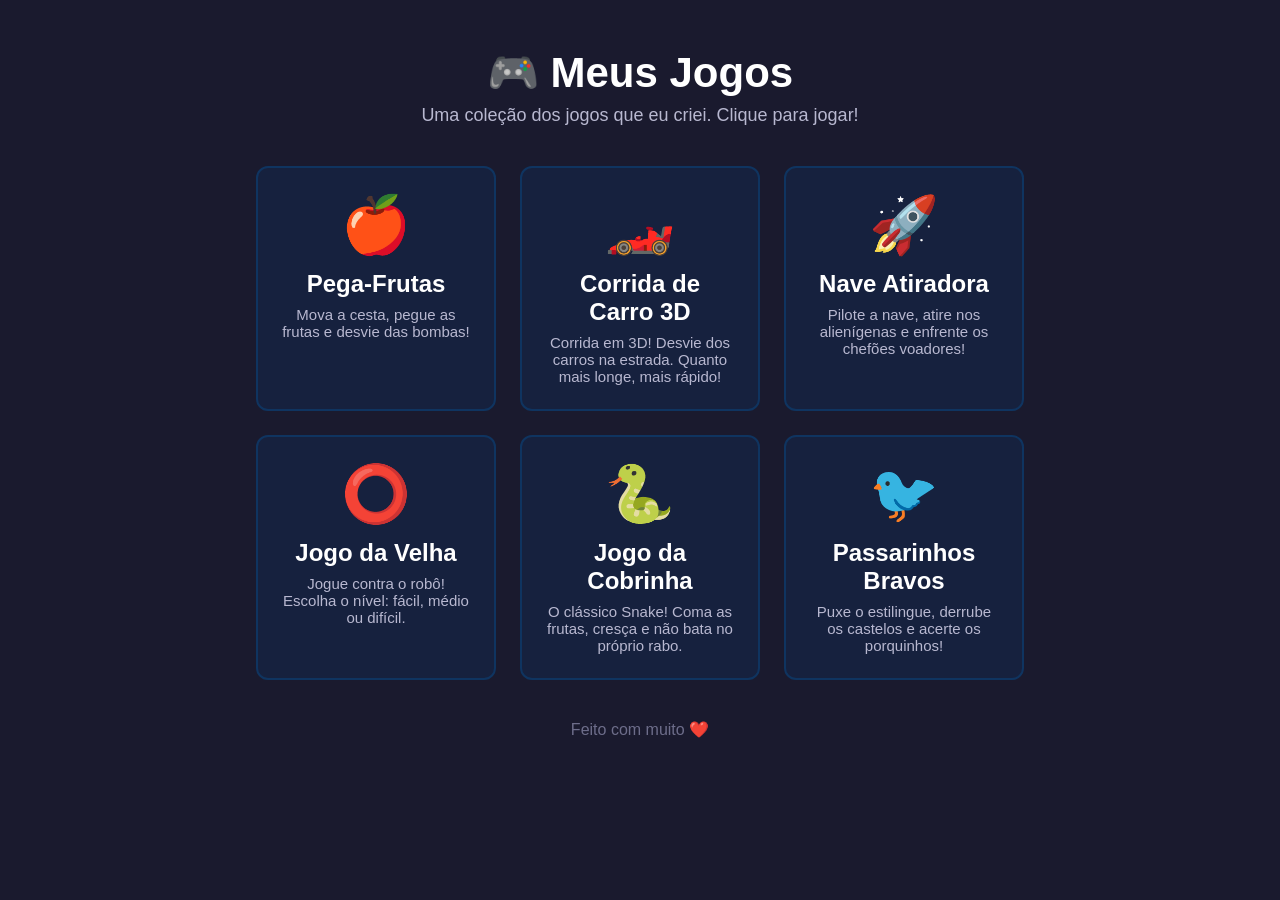
<file: index.html>
<!DOCTYPE html>
<html lang="pt-br">
<head>
  <meta charset="UTF-8">
  <meta name="viewport" content="width=device-width, initial-scale=1.0">
  <title>Meus Jogos</title>
  <link rel="stylesheet" href="menu.css">
</head>
<body>

  <header>
    <h1>🎮 Meus Jogos</h1>
    <p>Uma coleção dos jogos que eu criei. Clique para jogar!</p>
  </header>

  <main id="lista-jogos">

    <a class="cartao" href="pega-frutas/index.html">
      <div class="emoji">🍎</div>
      <h2>Pega-Frutas</h2>
      <p>Mova a cesta, pegue as frutas e desvie das bombas!</p>
    </a>

    <a class="cartao" href="corrida-carro/index.html">
      <div class="emoji">🏎️</div>
      <h2>Corrida de Carro 3D</h2>
      <p>Corrida em 3D! Desvie dos carros na estrada. Quanto mais longe, mais rápido!</p>
    </a>

    <a class="cartao" href="jogo-tiro/index.html">
      <div class="emoji">🚀</div>
      <h2>Nave Atiradora</h2>
      <p>Pilote a nave, atire nos alienígenas e enfrente os chefões voadores!</p>
    </a>

    <a class="cartao" href="jogo-da-velha/index.html">
      <div class="emoji">⭕</div>
      <h2>Jogo da Velha</h2>
      <p>Jogue contra o robô! Escolha o nível: fácil, médio ou difícil.</p>
    </a>

    <a class="cartao" href="jogo-da-cobrinha/index.html">
      <div class="emoji">🐍</div>
      <h2>Jogo da Cobrinha</h2>
      <p>O clássico Snake! Coma as frutas, cresça e não bata no próprio rabo.</p>
    </a>

    <a class="cartao" href="angry-birds/index.html">
      <div class="emoji">🐦</div>
      <h2>Passarinhos Bravos</h2>
      <p>Puxe o estilingue, derrube os castelos e acerte os porquinhos!</p>
    </a>

    <!-- Para adicionar um novo jogo, copie o bloco acima e mude o link, o emoji, o título e a descrição. -->

  </main>

  <footer>
    <p>Feito com muito ❤️</p>
  </footer>

</body>
</html>
</file>
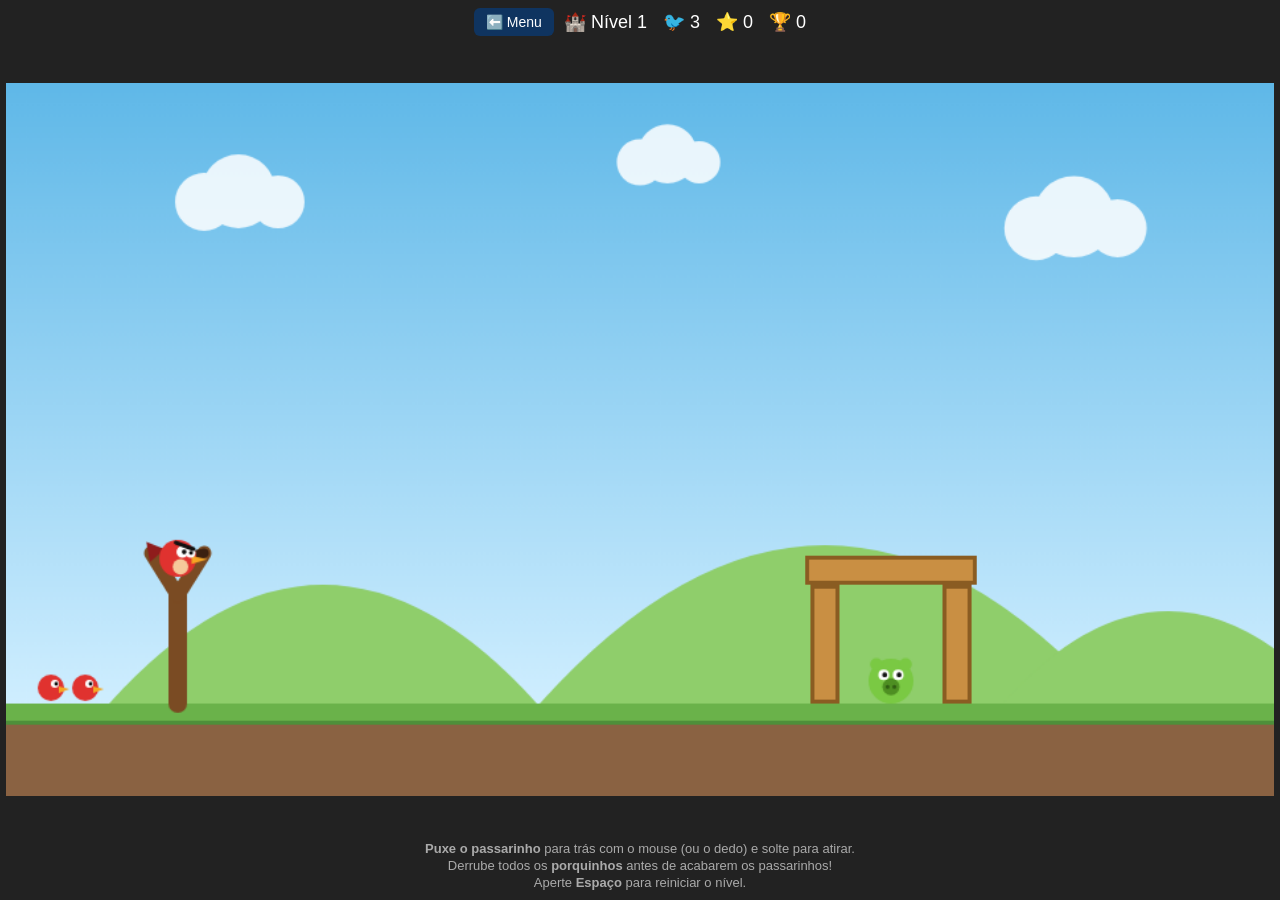
<file: angry-birds/index.html>
<!DOCTYPE html>
<html lang="pt-br">
<head>
  <meta charset="UTF-8">
  <!-- Faz a página se ajustar ao tamanho da tela do celular -->
  <meta name="viewport" content="width=device-width, initial-scale=1.0">
  <title>Passarinhos Bravos</title>
  <link rel="stylesheet" href="style.css">
</head>
<body>

  <!-- Barra de cima: o link do menu e o placar, tudo numa linha só -->
  <header id="topo">
    <a id="voltarMenu" href="../index.html">⬅️ Menu</a>

    <div id="info">
      <span>🏰 Nível <span id="nivel">1</span></span>
      <span>🐦 <span id="passarosRestantes">0</span></span>
      <span>⭐ <span id="pontos">0</span></span>
      <span>🏆 <span id="recorde">0</span></span>
    </div>
  </header>

  <!-- O jogo ocupa todo o espaço que sobrar da tela -->
  <main id="areaDoJogo">

    <!-- O cenário é sempre 960x540. O CSS depois estica ou encolhe isso
         para caber na tela, sem deformar (o desenho continua igualzinho). -->
    <canvas id="jogo" width="960" height="540"></canvas>

    <!-- Telas de aviso: aparecem POR CIMA do cenário -->
    <div id="telaAviso" class="escondido">
      <h2 id="tituloAviso">Nível concluído! 🎉</h2>
      <p id="textoAviso"></p>
      <button id="botaoAviso">Continuar</button>
    </div>

  </main>

  <!-- Instruções: aparecem no computador e somem no celular, para o jogo
       poder ocupar a tela inteira -->
  <footer id="ajuda">
    <p><strong>Puxe o passarinho</strong> para trás com o mouse (ou o dedo) e solte para atirar.</p>
    <p>Derrube todos os <strong>porquinhos</strong> antes de acabarem os passarinhos!</p>
    <p>Aperte <strong>Espaço</strong> para reiniciar o nível.</p>
  </footer>

  <script src="game.js"></script>
</body>
</html>
</file>
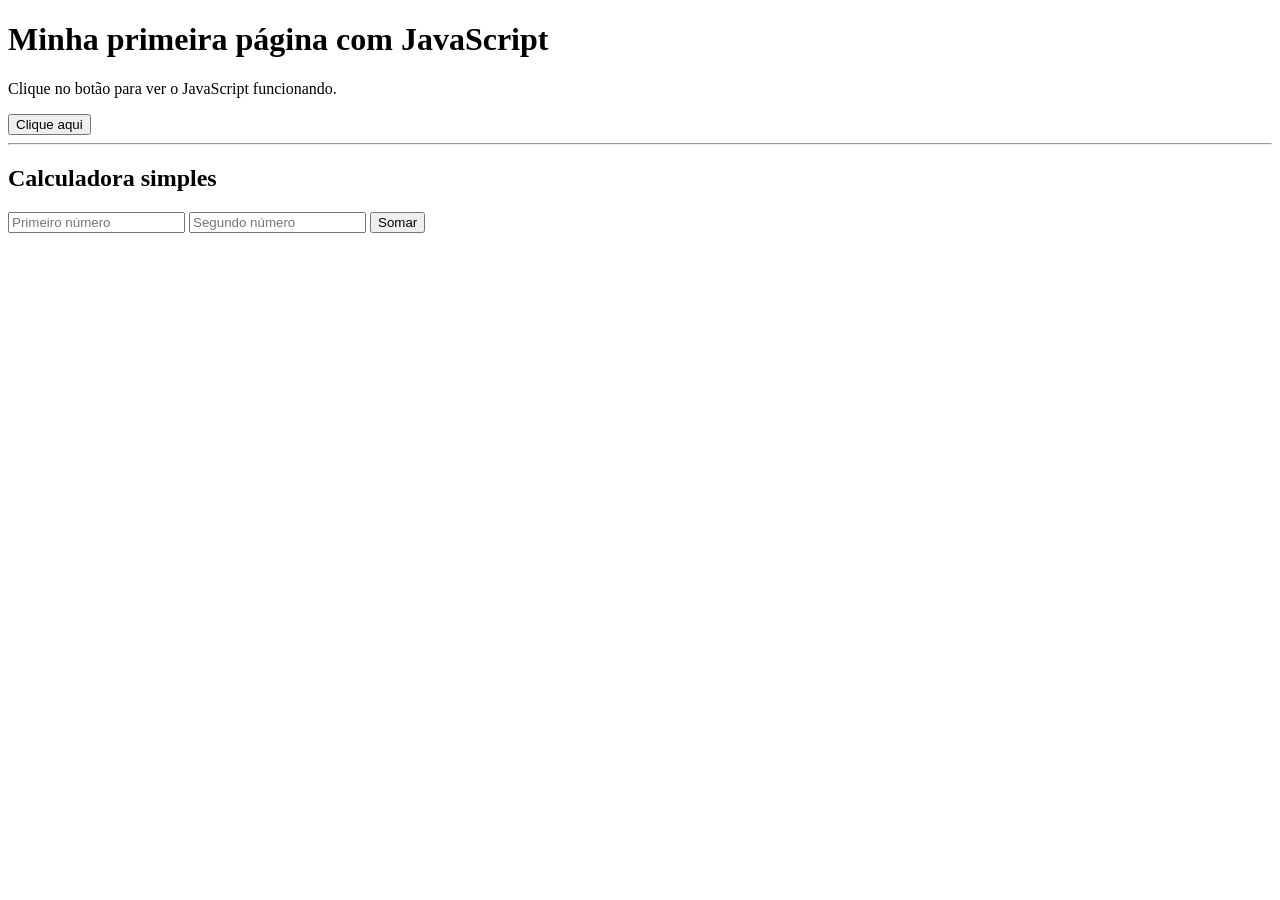
<file: curso-javascript/index.html>
<!DOCTYPE html>
<html lang="pt-br">
<head>
  <meta charset="UTF-8">
  <title>Aula 1 - JavaScript</title>
</head>
<body>
  <h1>Minha primeira página com JavaScript</h1>

  <p id="mensagem">Clique no botão para ver o JavaScript funcionando.</p>

  <button id="botao">Clique aqui</button>

  <hr>

  <h2>Calculadora simples</h2>
  <input type="number" id="numeroA" placeholder="Primeiro número">
  <input type="number" id="numeroB" placeholder="Segundo número">
  <button id="somar">Somar</button>
  <p id="resultado"></p>

  <script>
    // 1) Variáveis: guardam valores na memória
    let nome = "aluno";
    const anoAtual = 2026; // const não pode ser trocado depois

    // 2) console.log mostra coisas no console do navegador (aperte F12)
    console.log("Olá, " + nome + "! Estamos em " + anoAtual);

    // 3) Pegando elementos do HTML pelo id
    const botao = document.getElementById("botao");
    const mensagem = document.getElementById("mensagem");

    // 4) Contador que aumenta a cada clique
    let cliques = 0;

    // 5) Evento: executa a função quando o botão for clicado
    botao.addEventListener("click", function () {
      cliques = cliques + 1;
      mensagem.textContent = "Você clicou " + cliques + " vez(es)!";
    });

    // 6) Função: um bloco de código com nome, que recebe valores e devolve um resultado
    function somar(a, b) {
      return a + b;
    }

    document.getElementById("somar").addEventListener("click", function () {
      // O valor de um input sempre vem como texto, então Number() converte para número
      const a = Number(document.getElementById("numeroA").value);
      const b = Number(document.getElementById("numeroB").value);

      const total = somar(a, b);

      // if/else: toma decisões
      if (total > 100) {
        document.getElementById("resultado").textContent = total + " — que número grande!";
      } else {
        document.getElementById("resultado").textContent = "Resultado: " + total;
      }
    });

    // 7) Repetição: o for repete um bloco várias vezes
    for (let i = 1; i <= 3; i++) {
      console.log("Contando: " + i);
    }
  </script>
</body>
</html>
</file>
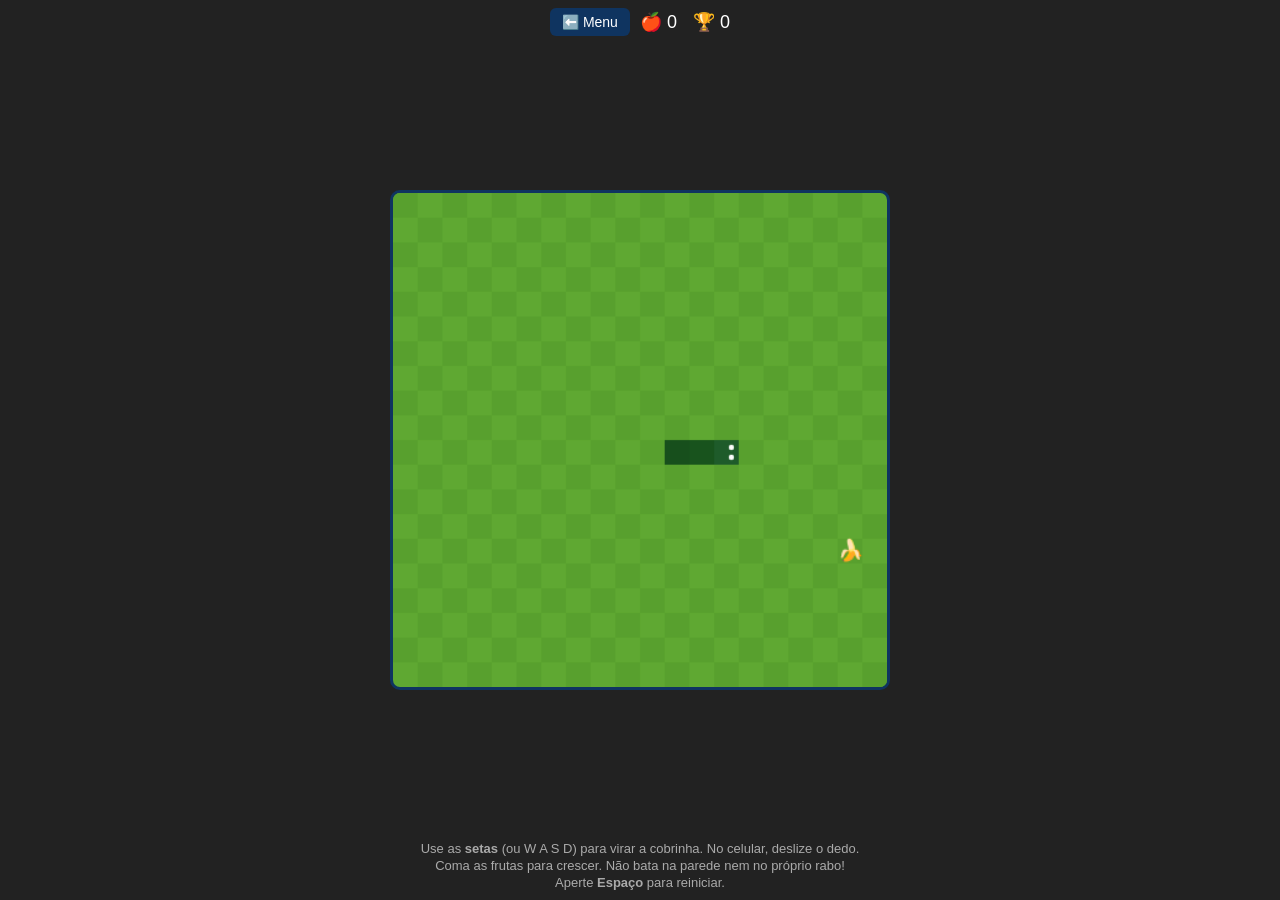
<file: jogo-da-cobrinha/index.html>
<!DOCTYPE html>
<html lang="pt-br">
<head>
  <meta charset="UTF-8">
  <!-- Faz a página se ajustar ao tamanho da tela do celular -->
  <meta name="viewport" content="width=device-width, initial-scale=1.0">
  <title>Jogo da Cobrinha</title>
  <link rel="stylesheet" href="style.css">
</head>
<body>

  <!-- Barra de cima: o link do menu e o placar, tudo numa linha só -->
  <header id="topo">
    <a id="voltarMenu" href="../index.html">⬅️ Menu</a>

    <div id="info">
      <span>🍎 <span id="pontos">0</span></span>
      <span>🏆 <span id="recorde">0</span></span>
    </div>
  </header>

  <!-- O jogo ocupa todo o espaço que sobrar da tela -->
  <main id="areaDoJogo">

    <!-- O tabuleiro é sempre 20x20 casinhas de 20 pixels = 400x400.
         O CSS depois estica ou encolhe isso para caber na tela. -->
    <canvas id="jogo" width="400" height="400"></canvas>

    <!-- Tela de fim de jogo: aparece POR CIMA do tabuleiro -->
    <div id="fimDeJogo" class="escondido">
      <h2>Fim de jogo! 🐍</h2>
      <p id="placarFinal"></p>
      <button id="botaoReiniciar">Jogar de novo</button>
    </div>

  </main>

  <!-- Instruções: aparecem no computador e somem no celular, para o jogo
       poder ocupar a tela inteira -->
  <footer id="ajuda">
    <p>Use as <strong>setas</strong> (ou W A S D) para virar a cobrinha. No celular, deslize o dedo.</p>
    <p>Coma as frutas para crescer. Não bata na parede nem no próprio rabo!</p>
    <p>Aperte <strong>Espaço</strong> para reiniciar.</p>
  </footer>

  <script src="game.js"></script>
</body>
</html>
</file>
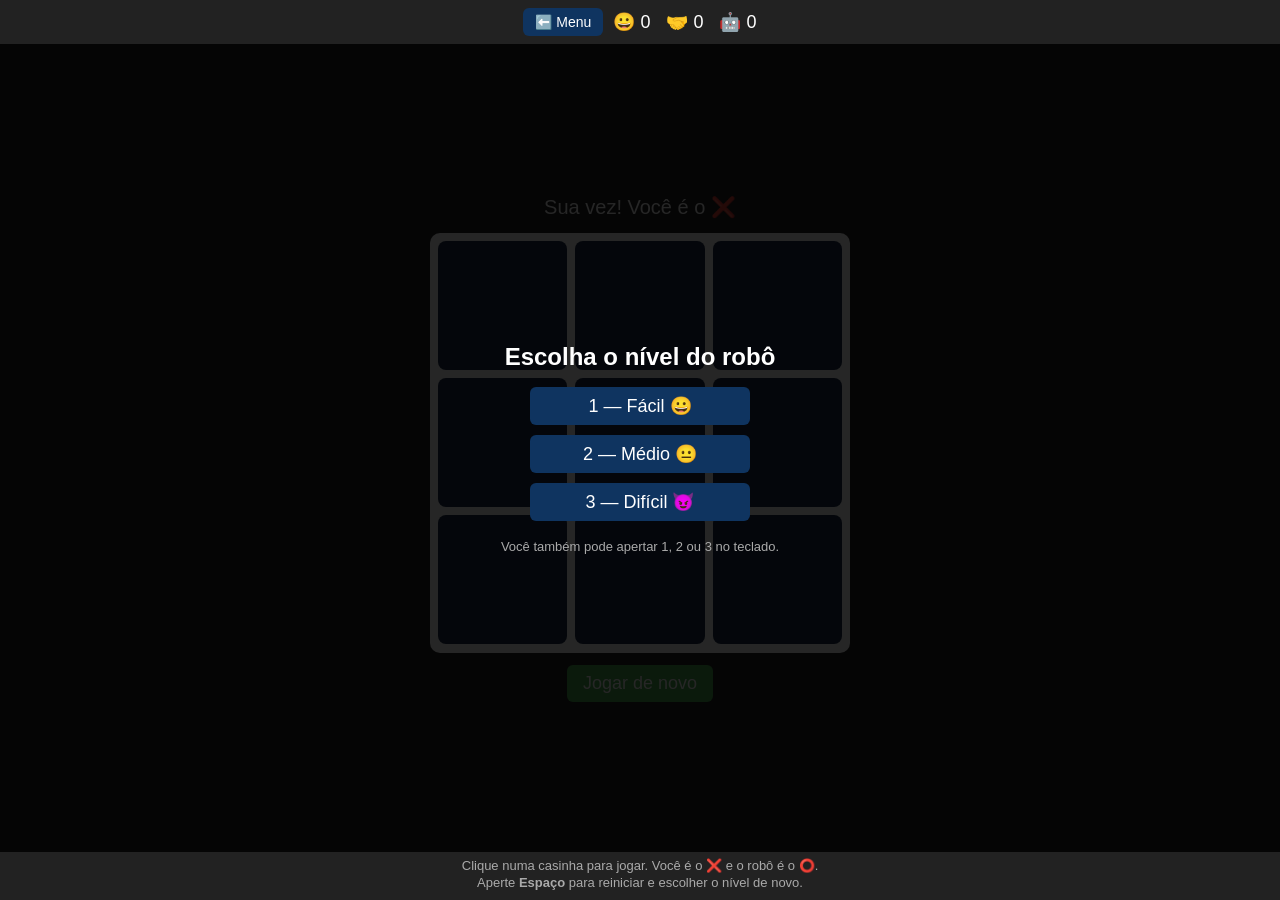
<file: jogo-da-velha/index.html>
<!DOCTYPE html>
<html lang="pt-br">
<head>
  <meta charset="UTF-8">
  <!-- Faz a página se ajustar ao tamanho da tela do celular -->
  <meta name="viewport" content="width=device-width, initial-scale=1.0">
  <title>Jogo da Velha</title>
  <link rel="stylesheet" href="style.css">
</head>
<body>

  <!-- Barra de cima: o link do menu e o placar, tudo numa linha só -->
  <header id="topo">
    <a id="voltarMenu" href="../index.html">⬅️ Menu</a>

    <div id="info">
      <span>😀 <span id="vitorias">0</span></span>
      <span>🤝 <span id="empates">0</span></span>
      <span>🤖 <span id="derrotas">0</span></span>
    </div>
  </header>

  <!-- O jogo ocupa todo o espaço que sobrar da tela -->
  <main id="areaDoJogo">

    <div id="mesa">
      <p id="mensagem">Sua vez! Você é o ❌</p>

      <!-- As 9 casinhas do tabuleiro. O JavaScript cuida de preencher cada uma. -->
      <div id="tabuleiro">
        <button class="casa" data-casa="0"></button>
        <button class="casa" data-casa="1"></button>
        <button class="casa" data-casa="2"></button>
        <button class="casa" data-casa="3"></button>
        <button class="casa" data-casa="4"></button>
        <button class="casa" data-casa="5"></button>
        <button class="casa" data-casa="6"></button>
        <button class="casa" data-casa="7"></button>
        <button class="casa" data-casa="8"></button>
      </div>

      <button id="botaoReiniciar">Jogar de novo</button>
    </div>

    <!-- Tela de escolher a dificuldade: aparece POR CIMA do jogo antes de começar -->
    <div id="telaEscolha">
      <h2>Escolha o nível do robô</h2>

      <button class="nivel" data-nivel="1">1 — Fácil 😀</button>
      <button class="nivel" data-nivel="2">2 — Médio 😐</button>
      <button class="nivel" data-nivel="3">3 — Difícil 😈</button>

      <p class="dica">Você também pode apertar 1, 2 ou 3 no teclado.</p>
    </div>

  </main>

  <!-- Instruções: aparecem no computador e somem no celular, para o jogo
       poder ocupar a tela inteira -->
  <footer id="ajuda">
    <p>Clique numa casinha para jogar. Você é o ❌ e o robô é o ⭕.</p>
    <p>Aperte <strong>Espaço</strong> para reiniciar e escolher o nível de novo.</p>
  </footer>

  <script src="game.js"></script>
</body>
</html>
</file>
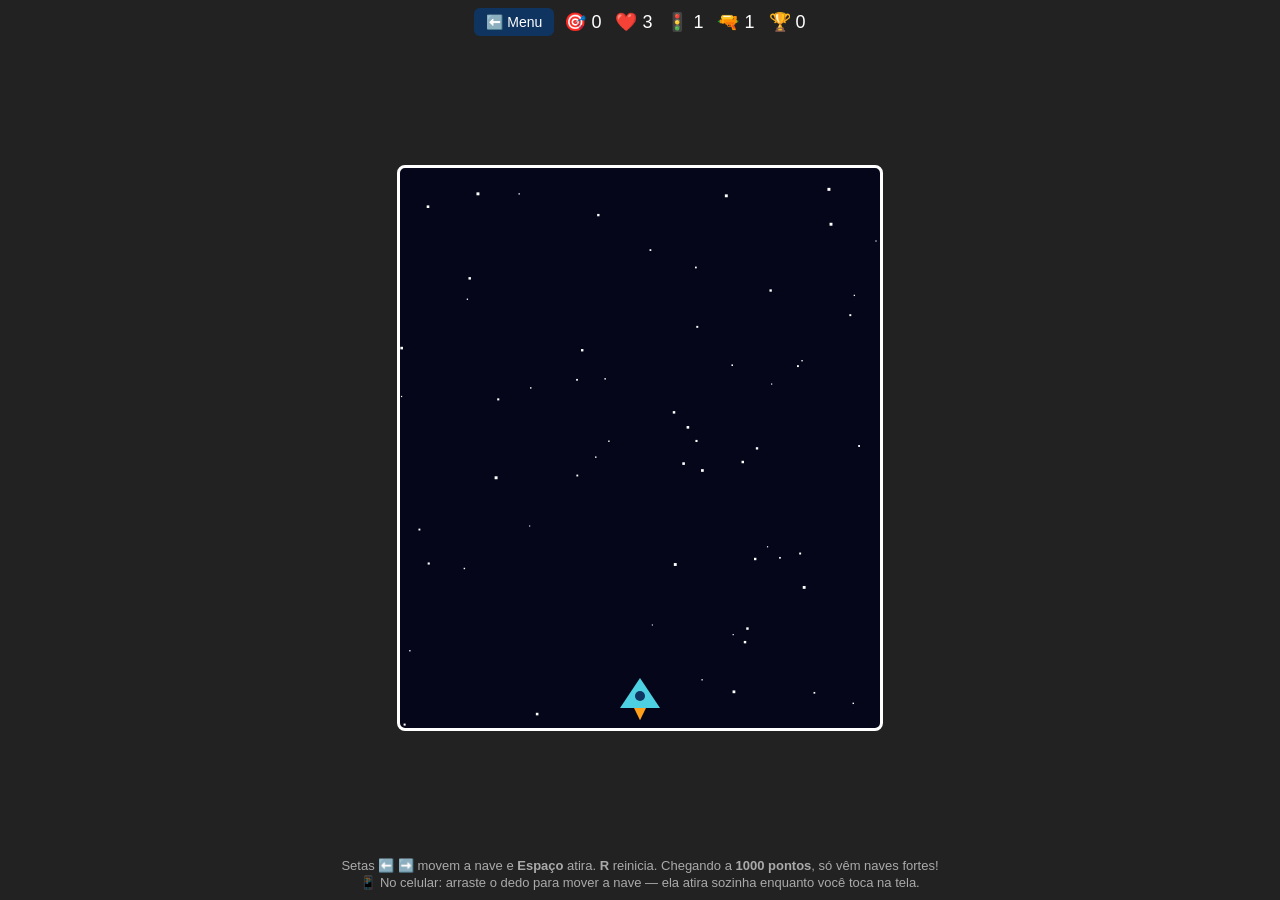
<file: jogo-tiro/index.html>
<!DOCTYPE html>
<html lang="pt-br">
<head>
  <meta charset="UTF-8">
  <!-- Faz a página se ajustar ao tamanho da tela do celular -->
  <meta name="viewport" content="width=device-width, initial-scale=1.0">
  <title>Nave Atiradora</title>
  <link rel="stylesheet" href="style.css">
</head>
<body>

  <!-- Barra de cima: o link do menu e o placar, tudo numa linha só -->
  <header id="topo">
    <a id="voltarMenu" href="../index.html">⬅️ Menu</a>

    <div id="info">
      <span>🎯 <span id="pontos">0</span></span>
      <span>❤️ <span id="vidas">3</span></span>
      <span>🚦 <span id="nivel">1</span></span>
      <span>🔫 <span id="arma">1</span></span>
      <span>🏆 <span id="recorde">0</span></span>
    </div>
  </header>

  <!-- O jogo ocupa todo o espaço que sobrar da tela -->
  <main id="areaDoJogo">
    <canvas id="jogo" width="480" height="560"></canvas>

    <!-- Fica por CIMA do jogo quando você perde, então nunca sai cortado -->
    <div id="fimDeJogo" class="escondido">
      <p>Fim de jogo!</p>
      <p id="placarFinal"></p>
      <button id="botaoReiniciar">Jogar de novo</button>
    </div>
  </main>

  <!-- Instruções: aparecem no computador e somem no celular, para o jogo
       poder ocupar a tela inteira -->
  <footer id="ajuda">
    <p>
      Setas ⬅️ ➡️ movem a nave e <strong>Espaço</strong> atira.
      <strong>R</strong> reinicia. Chegando a <strong>1000 pontos</strong>, só vêm naves fortes!
    </p>
    <p>📱 No celular: arraste o dedo para mover a nave — ela atira sozinha enquanto você toca na tela.</p>
  </footer>

  <script src="game.js"></script>
</body>
</html>
</file>
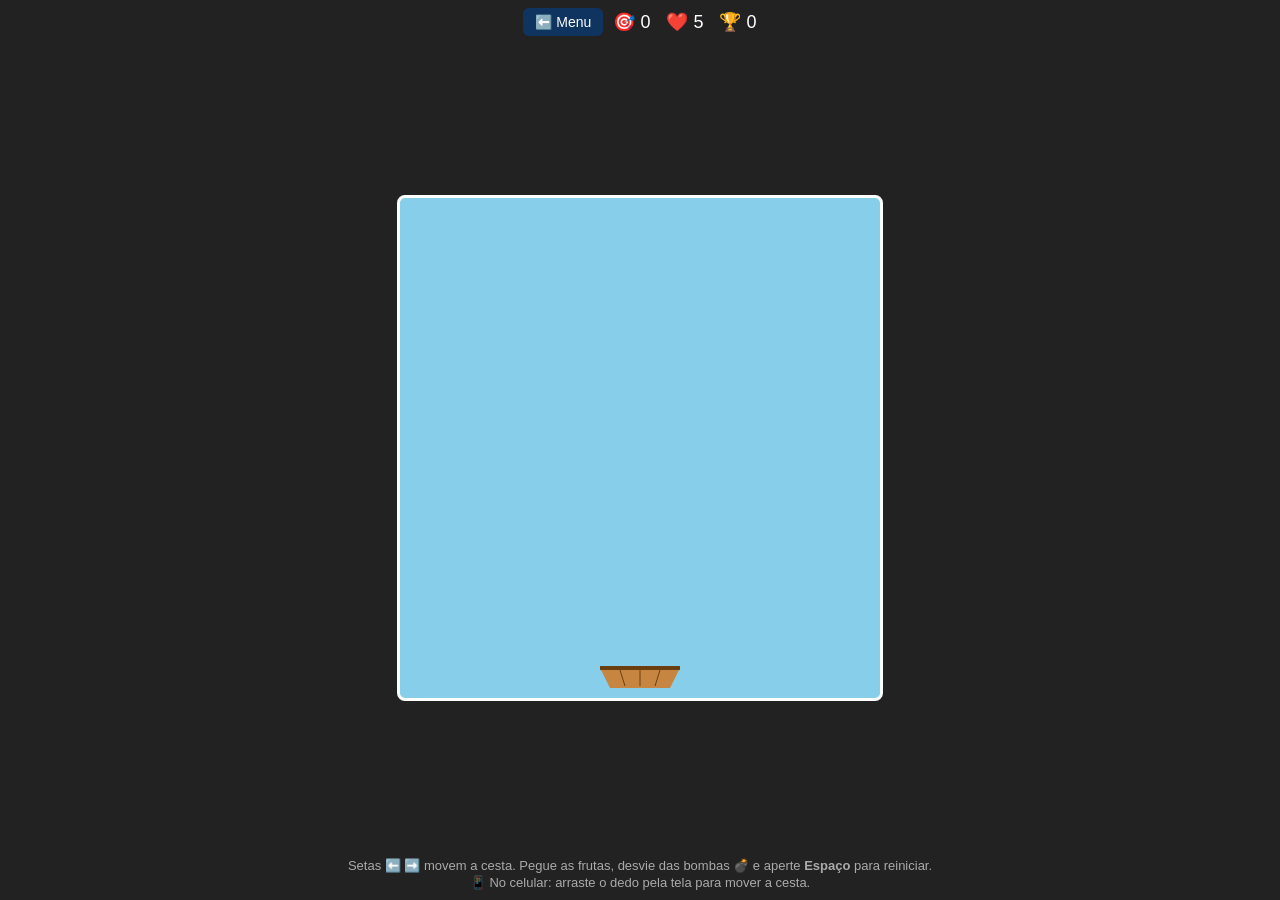
<file: pega-frutas/index.html>
<!DOCTYPE html>
<html lang="pt-br">
<head>
  <meta charset="UTF-8">
  <!-- Faz a página se ajustar ao tamanho da tela do celular -->
  <meta name="viewport" content="width=device-width, initial-scale=1.0">
  <title>Pega-Frutas</title>
  <link rel="stylesheet" href="style.css">
</head>
<body>

  <!-- Barra de cima: o link do menu e o placar, tudo numa linha só -->
  <header id="topo">
    <a id="voltarMenu" href="../index.html">⬅️ Menu</a>

    <div id="info">
      <span>🎯 <span id="pontos">0</span></span>
      <span>❤️ <span id="vidas">5</span></span>
      <span>🏆 <span id="recorde">0</span></span>
    </div>
  </header>

  <!-- O jogo ocupa todo o espaço que sobrar da tela -->
  <main id="areaDoJogo">
    <canvas id="jogo" width="480" height="500"></canvas>

    <!-- Fica por CIMA do jogo quando você perde, então nunca sai cortado -->
    <div id="fimDeJogo" class="escondido">
      <p>Fim de jogo!</p>
      <p id="placarFinal"></p>
      <button id="botaoReiniciar">Jogar de novo</button>
    </div>
  </main>

  <!-- Instruções: aparecem no computador e somem no celular, para o jogo
       poder ocupar a tela inteira -->
  <footer id="ajuda">
    <p>Setas ⬅️ ➡️ movem a cesta. Pegue as frutas, desvie das bombas 💣 e aperte <strong>Espaço</strong> para reiniciar.</p>
    <p>📱 No celular: arraste o dedo pela tela para mover a cesta.</p>
  </footer>

  <script src="game.js"></script>
</body>
</html>
</file>
<file: menu.css>
* {
  box-sizing: border-box;
}

body {
  background-color: #1a1a2e;
  color: white;
  font-family: Arial, sans-serif;
  text-align: center;
  margin: 0;
  padding: 20px;
  min-height: 100vh;
}

header h1 {
  font-size: 42px;
  margin-bottom: 8px;
}

header p {
  color: #b8b8d0;
  font-size: 18px;
  margin-top: 0;
}

#lista-jogos {
  display: flex;
  flex-wrap: wrap;
  justify-content: center;
  gap: 24px;
  max-width: 900px;
  margin: 40px auto;
}

.cartao {
  background-color: #16213e;
  border: 2px solid #0f3460;
  border-radius: 12px;
  padding: 24px;
  width: 240px;
  text-decoration: none;
  color: white;
  transition: transform 0.15s, border-color 0.15s;
}

.cartao:hover {
  transform: translateY(-6px);
  border-color: #e94560;
}

.cartao .emoji {
  font-size: 56px;
  margin-bottom: 12px;
}

.cartao h2 {
  margin: 0 0 8px;
  font-size: 24px;
}

.cartao p {
  color: #b8b8d0;
  font-size: 15px;
  margin: 0;
}

footer {
  color: #6d6d8a;
  margin-top: 40px;
}
</file>
<file: angry-birds/style.css>
* {
  box-sizing: border-box;
}

/* A página ocupa exatamente a tela toda, sem sobrar nada para rolar.
   O "100dvh" é a altura de verdade da tela do celular (já descontando a
   barrinha do navegador, que aparece e some enquanto a gente rola). */
html,
body {
  height: 100%;
  margin: 0;
}

body {
  height: 100dvh;
  display: flex;
  flex-direction: column;
  overflow: hidden;

  background-color: #222;
  color: white;
  font-family: Arial, sans-serif;
  text-align: center;

  /* O dedo aqui é do jogo: não rola a página nem dá zoom sem querer */
  touch-action: manipulation;
}

/* --- Barra de cima: menu + placar --- */
#topo {
  display: flex;
  align-items: center;
  justify-content: center;
  flex-wrap: wrap; /* se não couber, quebra a linha em vez de cortar */
  gap: 10px;
  padding: 8px 10px;
}

#info {
  display: flex;
  flex-wrap: wrap;
  justify-content: center;
  gap: 16px;
  font-size: 18px;
  white-space: nowrap; /* não parte "⭐ 300" no meio */
}

#voltarMenu {
  padding: 6px 12px;
  font-size: 14px;
  text-decoration: none;
  color: white;
  background-color: #0f3460;
  border-radius: 6px;
}

#voltarMenu:hover {
  background-color: #e94560;
}

/* --- A área do jogo pega TODO o espaço que sobrou da tela --- */
#areaDoJogo {
  flex: 1; /* "cresça e ocupe o resto" */
  min-height: 0; /* sem isso o cenário empurraria a página para fora da tela */
  position: relative;
  display: flex;
  align-items: center;
  justify-content: center;
  padding: 6px;
}

/* O cenário é um retângulo deitado (16 por 9, igual a uma TV). O navegador
   escolhe o maior tamanho que ainda cabe na tela, sem entortar o desenho. */
#jogo {
  width: 100%;
  height: 100%;
  object-fit: contain; /* cabe inteiro, sem esticar nem cortar */

  /* O dedo puxa o estilingue, então o navegador não pode "roubar" o gesto
     para rolar a página */
  touch-action: none;
  cursor: grab;
}

#jogo:active {
  cursor: grabbing;
}

/* --- Botões em geral --- */
button {
  font-size: 18px;
  padding: 8px 16px;
  cursor: pointer;
  border-radius: 6px;
  border: none;
  background-color: #4caf50;
  color: white;
}

button:hover {
  background-color: #45a049;
}

/* --- Tela de aviso: aparece POR CIMA do cenário --- */
#telaAviso {
  position: absolute;
  inset: 0; /* cola nos quatro cantos da área do jogo */
  display: flex;
  flex-direction: column;
  align-items: center;
  justify-content: center;
  gap: 10px;

  background-color: rgba(0, 0, 0, 0.8);
}

#telaAviso h2 {
  margin: 0;
  font-size: 26px;
}

#textoAviso {
  margin: 0;
  font-size: 18px;
}

.escondido {
  display: none !important;
}

/* --- Instruções lá embaixo --- */
#ajuda {
  color: #aaa;
  font-size: 13px;
  padding: 4px 10px 8px;
}

#ajuda p {
  margin: 2px 0;
}

/* No celular (tela estreita) as instruções somem: assim o jogo fica
   realmente com a tela toda. */
@media (max-width: 700px) {
  #ajuda {
    display: none;
  }

  #info {
    font-size: 16px;
    gap: 12px;
  }
}
</file>
<file: jogo-da-cobrinha/style.css>
* {
  box-sizing: border-box;
}

/* A página ocupa exatamente a tela toda, sem sobrar nada para rolar.
   O "100dvh" é a altura de verdade da tela do celular (já descontando a
   barrinha do navegador, que aparece e some enquanto a gente rola). */
html,
body {
  height: 100%;
  margin: 0;
}

body {
  height: 100dvh;
  display: flex;
  flex-direction: column;
  overflow: hidden;

  background-color: #222;
  color: white;
  font-family: Arial, sans-serif;
  text-align: center;

  /* O dedo aqui é do jogo: não rola a página nem dá zoom sem querer */
  touch-action: manipulation;
}

/* --- Barra de cima: menu + placar --- */
#topo {
  display: flex;
  align-items: center;
  justify-content: center;
  flex-wrap: wrap; /* se não couber, quebra a linha em vez de cortar */
  gap: 10px;
  padding: 8px 10px;
}

#info {
  display: flex;
  flex-wrap: wrap;
  justify-content: center;
  gap: 16px;
  font-size: 18px;
  white-space: nowrap; /* não parte "🍎 3" no meio */
}

#voltarMenu {
  padding: 6px 12px;
  font-size: 14px;
  text-decoration: none;
  color: white;
  background-color: #0f3460;
  border-radius: 6px;
}

#voltarMenu:hover {
  background-color: #e94560;
}

/* --- A área do jogo pega TODO o espaço que sobrou da tela --- */
#areaDoJogo {
  flex: 1; /* "cresça e ocupe o resto" */
  min-height: 0; /* sem isso o tabuleiro empurraria a página para fora da tela */
  position: relative;
  display: flex;
  align-items: center;
  justify-content: center;
  padding: 6px;
}

/* O tabuleiro é sempre um quadrado que cabe na tela, seja no celular ou no
   computador. O "min()" escolhe o menor valor da lista: o que couber primeiro. */
#jogo {
  width: min(92vw, 100%, 500px);
  height: min(92vw, 100%, 500px);

  background-color: #5fa832; /* o gramado */
  border: 3px solid #0f3460;
  border-radius: 10px;

  /* O dedo desliza para virar a cobrinha, então o navegador não pode
     "roubar" o gesto para rolar a página */
  touch-action: none;
}

/* --- Botões em geral --- */
button {
  font-size: 18px;
  padding: 8px 16px;
  cursor: pointer;
  border-radius: 6px;
  border: none;
  background-color: #4caf50;
  color: white;
}

button:hover {
  background-color: #45a049;
}

/* --- Tela de fim de jogo: um aviso POR CIMA do tabuleiro --- */
#fimDeJogo {
  position: absolute;
  inset: 0; /* cola nos quatro cantos da área do jogo */
  display: flex;
  flex-direction: column;
  align-items: center;
  justify-content: center;
  gap: 10px;

  background-color: rgba(0, 0, 0, 0.85);
}

#fimDeJogo h2 {
  margin: 0;
  font-size: 26px;
}

#placarFinal {
  margin: 0;
  font-size: 18px;
}

.escondido {
  display: none !important;
}

/* --- Instruções lá embaixo --- */
#ajuda {
  color: #aaa;
  font-size: 13px;
  padding: 4px 10px 8px;
}

#ajuda p {
  margin: 2px 0;
}

/* No celular (tela estreita) as instruções somem: assim o jogo fica
   realmente com a tela toda. */
@media (max-width: 700px) {
  #ajuda {
    display: none;
  }

  #info {
    font-size: 16px;
    gap: 12px;
  }
}
</file>
<file: jogo-da-velha/style.css>
* {
  box-sizing: border-box;
}

/* A página ocupa exatamente a tela toda, sem sobrar nada para rolar.
   O "100dvh" é a altura de verdade da tela do celular (já descontando a
   barrinha do navegador, que aparece e some enquanto a gente rola). */
html,
body {
  height: 100%;
  margin: 0;
}

body {
  height: 100dvh;
  display: flex;
  flex-direction: column;
  overflow: hidden;

  background-color: #222;
  color: white;
  font-family: Arial, sans-serif;
  text-align: center;

  /* O dedo aqui é do jogo: não rola a página nem dá zoom sem querer */
  touch-action: manipulation;
}

/* --- Barra de cima: menu + placar --- */
#topo {
  display: flex;
  align-items: center;
  justify-content: center;
  flex-wrap: wrap; /* se não couber, quebra a linha em vez de cortar */
  gap: 10px;
  padding: 8px 10px;
}

#info {
  display: flex;
  flex-wrap: wrap;
  justify-content: center;
  gap: 16px;
  font-size: 18px;
  white-space: nowrap; /* não parte "😀 3" no meio */
}

#voltarMenu {
  padding: 6px 12px;
  font-size: 14px;
  text-decoration: none;
  color: white;
  background-color: #0f3460;
  border-radius: 6px;
}

#voltarMenu:hover {
  background-color: #e94560;
}

/* --- A área do jogo pega TODO o espaço que sobrou da tela --- */
#areaDoJogo {
  flex: 1; /* "cresça e ocupe o resto" */
  min-height: 0; /* sem isso o tabuleiro empurraria a página para fora da tela */
  position: relative;
  display: flex;
  align-items: center;
  justify-content: center;
  padding: 6px;
}

#mesa {
  display: flex;
  flex-direction: column;
  align-items: center;
  gap: 12px;

  /* O tabuleiro nunca passa da altura da tela: ele encolhe junto */
  max-height: 100%;
}

#mensagem {
  margin: 0;
  font-size: 20px;
  min-height: 26px; /* reserva o espaço, para o tabuleiro não pular de lugar */
}

/* --- O tabuleiro: 3 colunas e 3 linhas iguais --- */
#tabuleiro {
  display: grid;
  grid-template-columns: repeat(3, 1fr);
  grid-template-rows: repeat(3, 1fr);
  gap: 8px;

  /* Sempre um quadrado que cabe na tela, seja no celular ou no computador.
     "min()" escolhe o menor valor da lista: o que couber primeiro. */
  width: min(80vw, 55vh, 420px);
  height: min(80vw, 55vh, 420px);

  padding: 8px;
  background-color: white;
  border-radius: 10px;
}

.casa {
  /* Cada casinha é um botão, mas sem cara de botão */
  display: flex;
  align-items: center;
  justify-content: center;

  padding: 0;
  border: none;
  border-radius: 8px;
  background-color: #1b2a4a;
  color: white;
  cursor: pointer;

  /* A letra cresce junto com a casinha ("cqw" não funciona aqui, então
     usamos a largura da tela como referência) */
  font-size: min(14vw, 9vh, 70px);
  line-height: 1;
}

.casa:hover:not(:disabled) {
  background-color: #26406f;
}

/* Casinha já jogada: não dá mais para clicar, mas continua bem visível */
.casa:disabled {
  cursor: default;
  opacity: 1;
}

/* As três casinhas da linha vencedora piscam de verde */
.casa.vencedora {
  background-color: #2e7d32;
}

/* --- Botões em geral --- */
button {
  font-size: 18px;
  padding: 8px 16px;
  cursor: pointer;
  border-radius: 6px;
  border: none;
  background-color: #4caf50;
  color: white;
}

button:hover {
  background-color: #45a049;
}

/* --- Tela de escolher o nível: um aviso POR CIMA do jogo --- */
#telaEscolha {
  position: absolute;
  inset: 0; /* cola nos quatro cantos da área do jogo */
  display: flex;
  flex-direction: column;
  align-items: center;
  justify-content: center;
  gap: 10px;

  background-color: rgba(0, 0, 0, 0.85);
}

#telaEscolha h2 {
  margin: 0 0 6px;
  font-size: 24px;
}

.nivel {
  width: 220px;
  background-color: #0f3460;
}

.nivel:hover {
  background-color: #e94560;
}

.dica {
  margin: 8px 0 0;
  color: #aaa;
  font-size: 13px;
}

.escondido {
  display: none !important;
}

/* --- Instruções lá embaixo --- */
#ajuda {
  color: #aaa;
  font-size: 13px;
  padding: 4px 10px 8px;
}

#ajuda p {
  margin: 2px 0;
}

/* No celular (tela estreita) as instruções somem: assim o jogo fica
   realmente com a tela toda. */
@media (max-width: 700px) {
  #ajuda {
    display: none;
  }

  #info {
    font-size: 16px;
    gap: 12px;
  }
}
</file>
<file: jogo-tiro/style.css>
* {
  box-sizing: border-box;
}

/* A página ocupa exatamente a tela toda, sem sobrar nada para rolar.
   O "100dvh" é a altura de verdade da tela do celular (já descontando a
   barrinha do navegador, que aparece e some enquanto a gente rola). */
html,
body {
  height: 100%;
  margin: 0;
}

body {
  height: 100dvh;
  display: flex;
  flex-direction: column;
  overflow: hidden;

  background-color: #222;
  color: white;
  font-family: Arial, sans-serif;
  text-align: center;
}

/* --- Barra de cima: menu + placar --- */
#topo {
  display: flex;
  align-items: center;
  justify-content: center;
  flex-wrap: wrap; /* se não couber, quebra a linha em vez de cortar */
  gap: 10px;
  padding: 8px 10px;
}

#info {
  display: flex;
  flex-wrap: wrap;
  justify-content: center;
  gap: 14px;
  font-size: 18px;
  white-space: nowrap; /* não parte "🎯 12" no meio */
}

#voltarMenu {
  padding: 6px 12px;
  font-size: 14px;
  text-decoration: none;
  color: white;
  background-color: #0f3460;
  border-radius: 6px;
}

#voltarMenu:hover {
  background-color: #e94560;
}

/* --- A área do jogo pega TODO o espaço que sobrou da tela --- */
#areaDoJogo {
  flex: 1; /* "cresça e ocupe o resto" */
  min-height: 0; /* sem isso o canvas empurraria a página para fora da tela */
  position: relative;
  display: flex;
  align-items: center;
  justify-content: center;
  padding: 6px;
}

/* O canvas cresce até encostar nas bordas, mas nunca entorta:
   como ele tem tamanho próprio (480x560), o navegador respeita a proporção. */
canvas {
  max-width: 100%;
  max-height: 100%;
  background-color: #05061a;
  border: 3px solid white;
  border-radius: 8px;

  /* Diz ao navegador que o dedo aqui é do jogo: não rola nem dá zoom */
  touch-action: none;
}

/* --- Tela de fim de jogo: um aviso POR CIMA do jogo --- */
#fimDeJogo {
  position: absolute;
  inset: 0; /* cola nos quatro cantos da área do jogo */
  display: flex;
  flex-direction: column;
  align-items: center;
  justify-content: center;
  gap: 6px;

  background-color: rgba(0, 0, 0, 0.75);
  font-size: 24px;
}

#fimDeJogo p {
  margin: 0;
}

#placarFinal {
  font-size: 20px;
  color: gold;
}

.escondido {
  display: none !important;
}

button {
  font-size: 18px;
  padding: 8px 16px;
  cursor: pointer;
  border-radius: 6px;
  border: none;
  background-color: #4caf50;
  color: white;
}

button:hover {
  background-color: #45a049;
}

/* --- Instruções lá embaixo --- */
#ajuda {
  color: #aaa;
  font-size: 13px;
  padding: 4px 10px 8px;
}

#ajuda p {
  margin: 2px 0;
}

/* No celular (tela estreita) as instruções somem: assim o jogo fica
   realmente com a tela toda. */
@media (max-width: 700px) {
  #ajuda {
    display: none;
  }

  #info {
    font-size: 16px;
    gap: 10px;
  }
}
</file>
<file: pega-frutas/style.css>
* {
  box-sizing: border-box;
}

/* A página ocupa exatamente a tela toda, sem sobrar nada para rolar.
   O "100dvh" é a altura de verdade da tela do celular (já descontando a
   barrinha do navegador, que aparece e some enquanto a gente rola). */
html,
body {
  height: 100%;
  margin: 0;
}

body {
  height: 100dvh;
  display: flex;
  flex-direction: column;
  overflow: hidden;

  background-color: #222;
  color: white;
  font-family: Arial, sans-serif;
  text-align: center;
}

/* --- Barra de cima: menu + placar --- */
#topo {
  display: flex;
  align-items: center;
  justify-content: center;
  flex-wrap: wrap; /* se não couber, quebra a linha em vez de cortar */
  gap: 10px;
  padding: 8px 10px;
}

#info {
  display: flex;
  flex-wrap: wrap;
  justify-content: center;
  gap: 16px;
  font-size: 18px;
  white-space: nowrap; /* não parte "🎯 12" no meio */
}

#voltarMenu {
  padding: 6px 12px;
  font-size: 14px;
  text-decoration: none;
  color: white;
  background-color: #0f3460;
  border-radius: 6px;
}

#voltarMenu:hover {
  background-color: #e94560;
}

/* --- A área do jogo pega TODO o espaço que sobrou da tela --- */
#areaDoJogo {
  flex: 1; /* "cresça e ocupe o resto" */
  min-height: 0; /* sem isso o canvas empurraria a página para fora da tela */
  position: relative;
  display: flex;
  align-items: center;
  justify-content: center;
  padding: 6px;
}

/* O canvas cresce até encostar nas bordas, mas nunca entorta:
   como ele tem tamanho próprio (480x500), o navegador respeita a proporção. */
canvas {
  max-width: 100%;
  max-height: 100%;
  background-color: #87ceeb;
  border: 3px solid white;
  border-radius: 8px;

  /* Diz ao navegador que o dedo aqui é do jogo: não rola nem dá zoom */
  touch-action: none;
}

/* --- Tela de fim de jogo: um aviso POR CIMA do jogo --- */
#fimDeJogo {
  position: absolute;
  inset: 0; /* cola nos quatro cantos da área do jogo */
  display: flex;
  flex-direction: column;
  align-items: center;
  justify-content: center;
  gap: 6px;

  background-color: rgba(0, 0, 0, 0.75);
  font-size: 24px;
}

#fimDeJogo p {
  margin: 0;
}

#placarFinal {
  font-size: 20px;
  color: gold;
}

.escondido {
  display: none !important;
}

button {
  font-size: 18px;
  padding: 8px 16px;
  cursor: pointer;
  border-radius: 6px;
  border: none;
  background-color: #4caf50;
  color: white;
}

button:hover {
  background-color: #45a049;
}

/* --- Instruções lá embaixo --- */
#ajuda {
  color: #aaa;
  font-size: 13px;
  padding: 4px 10px 8px;
}

#ajuda p {
  margin: 2px 0;
}

/* No celular (tela estreita) as instruções somem: assim o jogo fica
   realmente com a tela toda. */
@media (max-width: 700px) {
  #ajuda {
    display: none;
  }

  #info {
    font-size: 16px;
    gap: 12px;
  }
}
</file>
